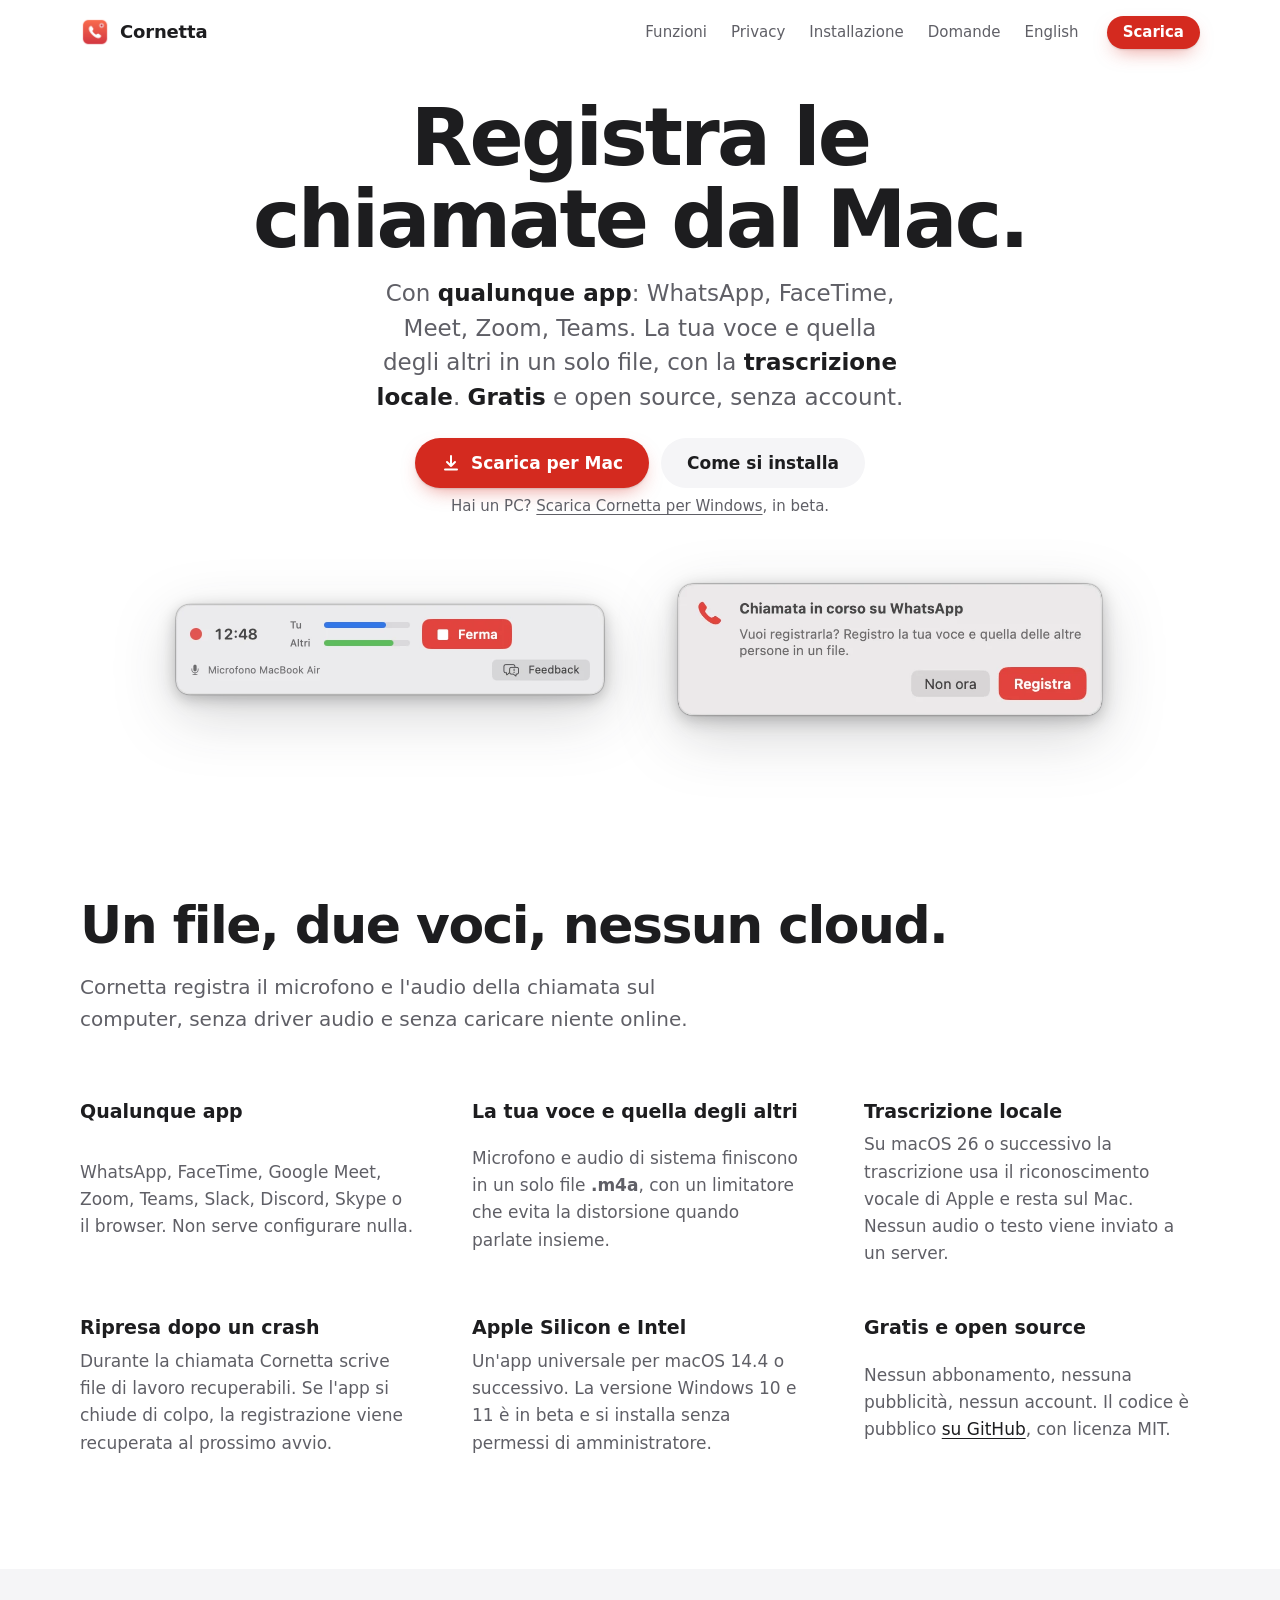
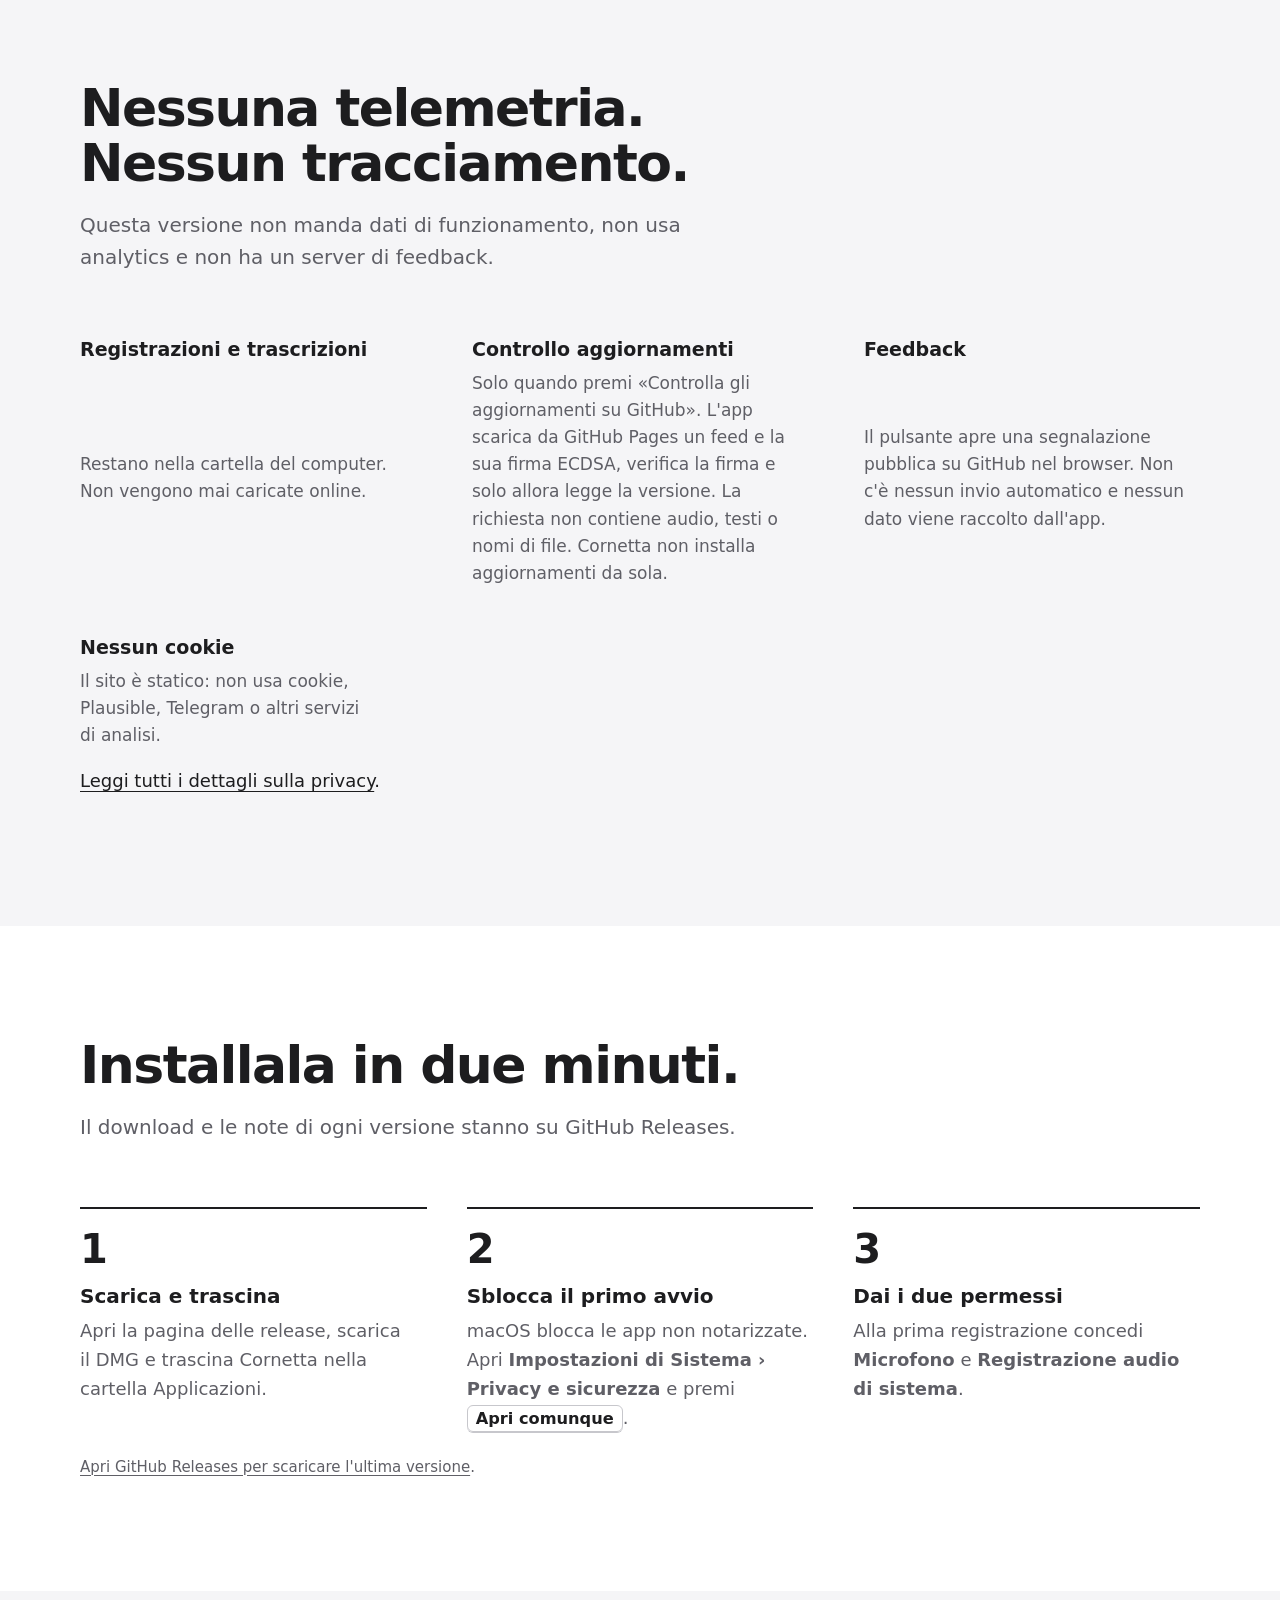
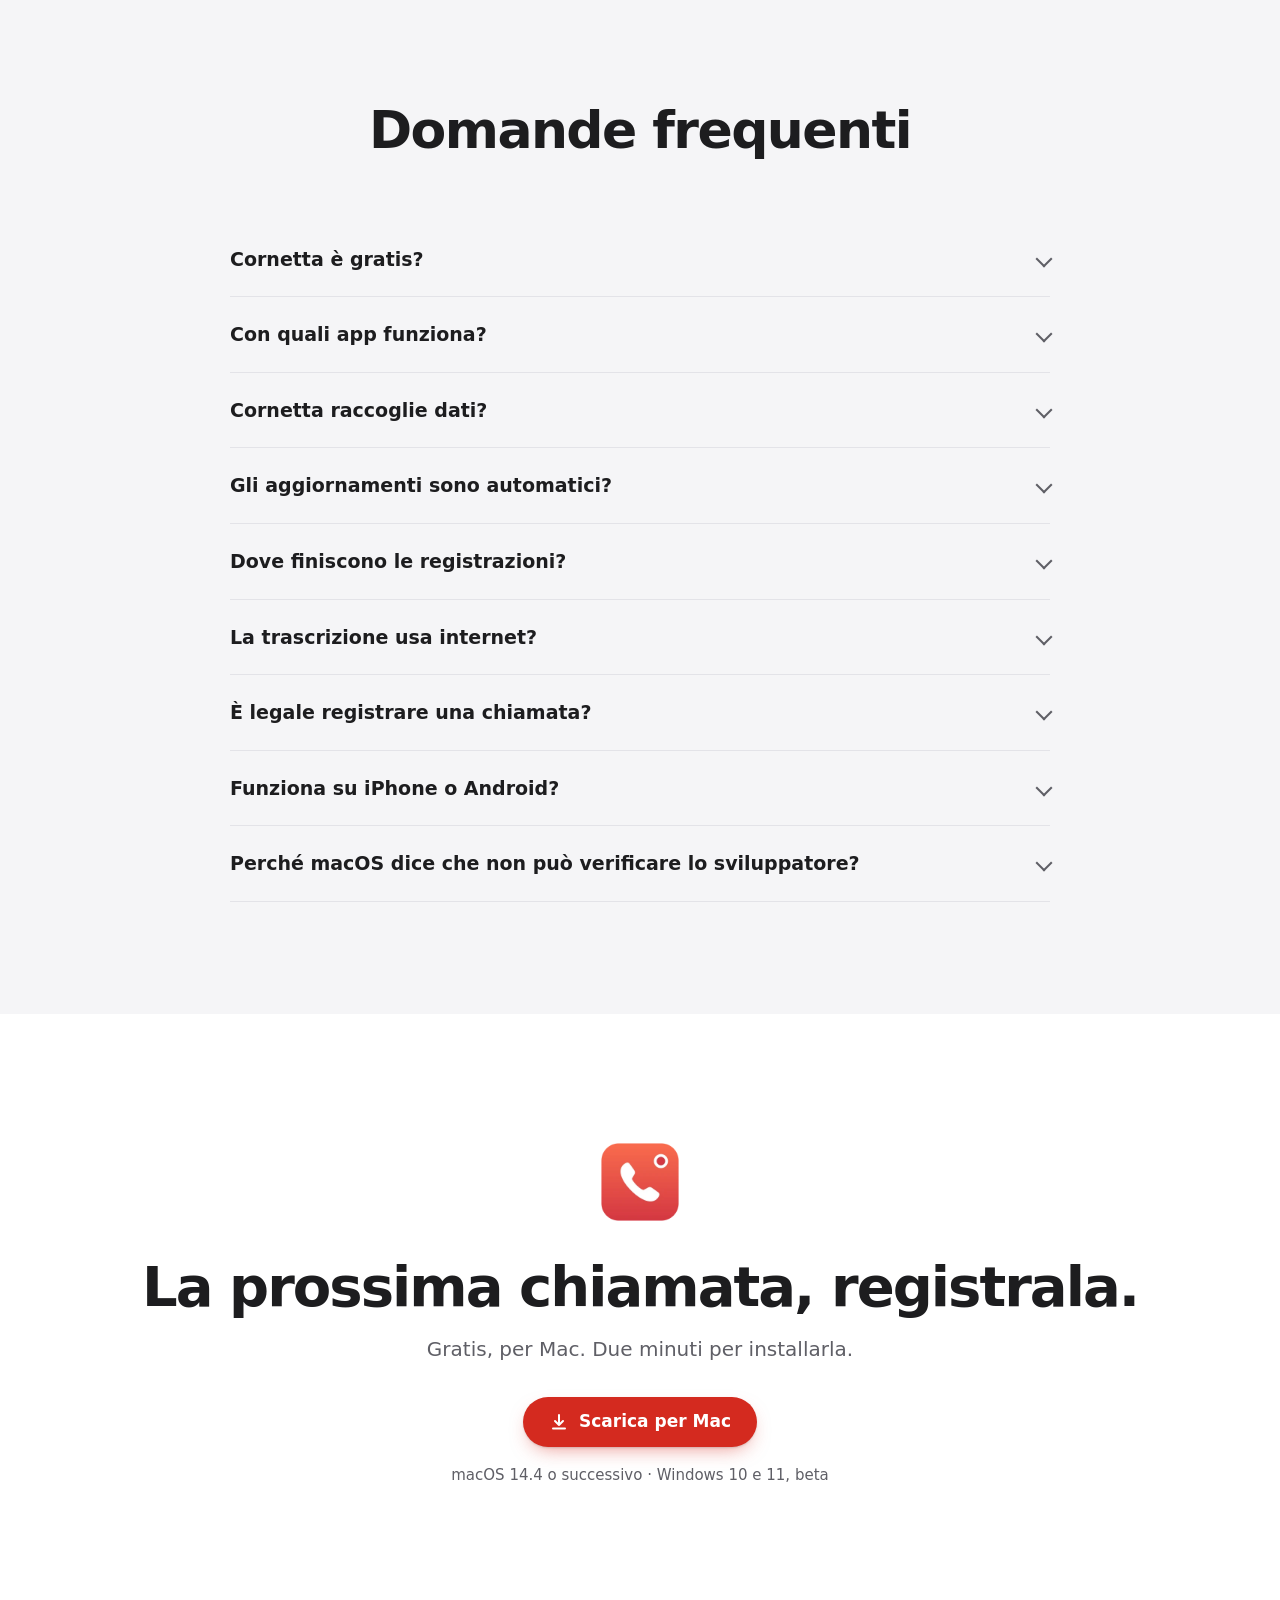
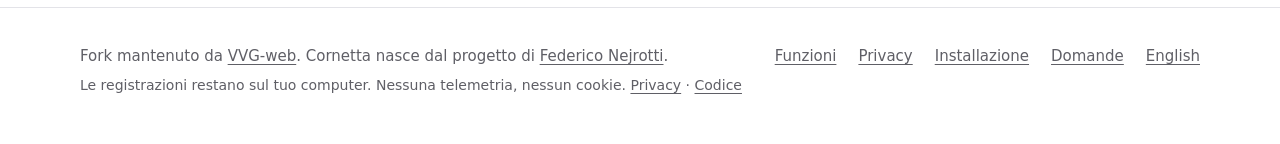
<file: site/index.html>
<!doctype html>
<html lang="it">
<head>
<meta charset="utf-8">
<meta name="viewport" content="width=device-width, initial-scale=1">
<title>Cornetta: registra le chiamate dal Mac e da Windows, gratis</title>
<meta name="description" content="Cornetta registra le chiamate dal Mac con qualunque app. La tua voce e quella degli altri nello stesso file, con la trascrizione locale. Gratis, open source, senza account. Anche per Windows, in beta.">
<meta name="robots" content="index, follow, max-image-preview:large">
<meta name="author" content="VVG-web">
<meta name="theme-color" content="#ffffff">
<meta http-equiv="Content-Security-Policy" content="default-src 'none'; script-src 'self'; style-src 'self'; img-src 'self'; manifest-src 'self'; connect-src 'none'; base-uri 'none'; form-action 'none'">
<link rel="icon" href="favicon.ico" sizes="any">
<link rel="icon" href="img/cornetta-icon.webp" type="image/webp">
<link rel="apple-touch-icon" href="apple-touch-icon.png">
<link rel="manifest" href="site.webmanifest">
<link rel="preload" href="assets/site.css" as="style">
<link rel="stylesheet" href="assets/site.css">
</head>
<body>
<a class="skip" href="#main">Vai al contenuto</a>

<header class="nav">
  <div class="wrap">
    <a class="logo" href="./" aria-label="Cornetta, pagina iniziale"><img src="img/cornetta-icon.webp" alt="" width="30" height="30">Cornetta</a>
    <ul>
      <li><a href="#funzioni">Funzioni</a></li>
      <li><a href="#privacy">Privacy</a></li>
      <li><a href="#installazione">Installazione</a></li>
      <li><a href="#domande">Domande</a></li>
      <li><a href="en/" hreflang="en" lang="en">English</a></li>
    </ul>
    <a class="btn btn-primary" href="https://github.com/VVG-web/cornetta-en/releases/latest" data-download-primary><span>Scarica</span></a>
  </div>
</header>

<main id="main">
  <section class="hero" aria-labelledby="titolo">
    <div class="wrap">
      <h1 id="titolo">Registra le chiamate dal <span data-os="mac">Mac.</span><span data-os="windows" hidden>PC.</span></h1>
      <p class="lede" data-os="mac">Con <strong>qualunque app</strong>: WhatsApp, FaceTime, Meet, Zoom, Teams. La tua voce e quella degli altri in un solo file, con la <strong>trascrizione locale</strong>. <strong>Gratis</strong> e open source, senza account.</p>
      <p class="lede" data-os="windows" hidden>Con <strong>qualunque app</strong>: WhatsApp, Meet, Zoom, Teams. La tua voce e quella degli altri in un solo file. <strong>Gratis</strong> e open source, senza account.</p>
      <div class="cta">
        <a class="btn btn-primary" href="https://github.com/VVG-web/cornetta-en/releases/latest" data-download-primary>
          <svg viewBox="0 0 20 20" aria-hidden="true"><path d="M10 3v10m0 0-4-4m4 4 4-4M4 16.5h12" fill="none" stroke="currentColor" stroke-width="2" stroke-linecap="round" stroke-linejoin="round"/></svg>
          <span>Scarica per Mac</span>
        </a>
        <a class="btn btn-secondary" href="#installazione">Come si installa</a>
      </div>
      <p class="meta meta-alt" data-os="mac" data-windows>Hai un PC? <a href="https://github.com/VVG-web/cornetta-en/releases/latest" data-download-windows>Scarica Cornetta per Windows</a>, in beta.</p>
      <p class="meta meta-alt" data-os="windows" hidden>Hai un Mac? <a href="https://github.com/VVG-web/cornetta-en/releases/latest">Scarica Cornetta per Mac</a>.</p>
      <div class="shots">
        <img class="shot shot-overlay" src="img/overlay.webp" alt="Pannello di registrazione di Cornetta con tempo, livelli delle voci e pulsante Ferma." width="476" height="137">
        <img class="shot shot-call" src="img/call.webp" alt="Avviso di Cornetta: chiamata in corso, con i pulsanti Non ora e Registra." width="436" height="168">
      </div>
    </div>
  </section>

  <section class="section" id="funzioni" aria-labelledby="funzioni-titolo">
    <div class="wrap">
      <div class="section-head">
        <h2 id="funzioni-titolo">Un file, due voci, nessun cloud.</h2>
        <p class="intro">Cornetta registra il microfono e l'audio della chiamata sul computer, senza driver audio e senza caricare niente online.</p>
      </div>
      <ul class="details">
        <li><h3>Qualunque app</h3><p>WhatsApp, FaceTime, Google Meet, Zoom, Teams, Slack, Discord, Skype o il browser. Non serve configurare nulla.</p></li>
        <li><h3>La tua voce e quella degli altri</h3><p>Microfono e audio di sistema finiscono in un solo file <strong>.m4a</strong>, con un limitatore che evita la distorsione quando parlate insieme.</p></li>
        <li><h3>Trascrizione locale</h3><p>Su macOS 26 o successivo la trascrizione usa il riconoscimento vocale di Apple e resta sul Mac. Nessun audio o testo viene inviato a un server.</p></li>
        <li><h3>Ripresa dopo un crash</h3><p>Durante la chiamata Cornetta scrive file di lavoro recuperabili. Se l'app si chiude di colpo, la registrazione viene recuperata al prossimo avvio.</p></li>
        <li><h3>Apple Silicon e Intel</h3><p>Un'app universale per macOS 14.4 o successivo. La versione Windows 10 e 11 è in beta e si installa senza permessi di amministratore.</p></li>
        <li><h3>Gratis e open source</h3><p>Nessun abbonamento, nessuna pubblicità, nessun account. Il codice è pubblico <a href="https://github.com/VVG-web/cornetta-en">su GitHub</a>, con licenza MIT.</p></li>
      </ul>
    </div>
  </section>

  <section class="section section-soft" id="privacy" aria-labelledby="privacy-titolo">
    <div class="wrap">
      <div class="section-head">
        <h2 id="privacy-titolo">Nessuna telemetria. Nessun tracciamento.</h2>
        <p class="intro">Questa versione non manda dati di funzionamento, non usa analytics e non ha un server di feedback.</p>
      </div>
      <ul class="details">
        <li><h3>Registrazioni e trascrizioni</h3><p>Restano nella cartella del computer. Non vengono mai caricate online.</p></li>
        <li><h3>Controllo aggiornamenti</h3><p>Solo quando premi «Controlla gli aggiornamenti su GitHub». L'app scarica da GitHub Pages un feed e la sua firma ECDSA, verifica la firma e solo allora legge la versione. La richiesta non contiene audio, testi o nomi di file. Cornetta non installa aggiornamenti da sola.</p></li>
        <li><h3>Feedback</h3><p>Il pulsante apre una segnalazione pubblica su GitHub nel browser. Non c'è nessun invio automatico e nessun dato viene raccolto dall'app.</p></li>
        <li><h3>Nessun cookie</h3><p>Il sito è statico: non usa cookie, Plausible, Telegram o altri servizi di analisi.</p></li>
      </ul>
      <p><a href="privacy/">Leggi tutti i dettagli sulla privacy</a>.</p>
    </div>
  </section>

  <section class="section" id="installazione" aria-labelledby="installazione-titolo">
    <div class="wrap">
      <div class="section-head">
        <h2 id="installazione-titolo">Installala in <span data-os="mac">due minuti</span><span data-os="windows" hidden>tre passi</span>.</h2>
        <p class="intro">Il download e le note di ogni versione stanno su GitHub Releases.</p>
      </div>
      <ol class="steps" data-os="mac">
        <li><h3>Scarica e trascina</h3><p>Apri la pagina delle release, scarica il DMG e trascina Cornetta nella cartella Applicazioni.</p></li>
        <li><h3>Sblocca il primo avvio</h3><p>macOS blocca le app non notarizzate. Apri <strong>Impostazioni di Sistema › Privacy e sicurezza</strong> e premi <span class="key">Apri comunque</span>.</p></li>
        <li><h3>Dai i due permessi</h3><p>Alla prima registrazione concedi <strong>Microfono</strong> e <strong>Registrazione audio di sistema</strong>.</p></li>
      </ol>
      <ol class="steps" data-os="windows" hidden>
        <li><h3>Scarica e apri</h3><p>Scarica <strong>CornettaSetup.exe</strong> dalla pagina delle release. Non servono permessi di amministratore.</p></li>
        <li><h3>Sblocca il primo avvio</h3><p>Se Windows mostra «Windows ha protetto il PC», premi <span class="key">Ulteriori informazioni</span> e poi <span class="key">Esegui comunque</span>.</p></li>
        <li><h3>Cercala vicino all'orologio</h3><p>Cornetta compare nell'area di notifica. Se non la vedi, apri la freccia <span class="key">^</span>.</p></li>
      </ol>
      <p class="meta"><a href="https://github.com/VVG-web/cornetta-en/releases/latest">Apri GitHub Releases per scaricare l'ultima versione</a>.</p>
    </div>
  </section>

  <section class="section section-soft" id="domande" aria-labelledby="domande-titolo">
    <div class="wrap">
      <div class="section-head center"><h2 id="domande-titolo">Domande frequenti</h2></div>
      <div class="faq">
        <details><summary>Cornetta è gratis?</summary><div class="answer"><p>Sì. Gratuita, senza account, senza abbonamenti e senza pubblicità.</p></div></details>
        <details><summary>Con quali app funziona?</summary><div class="answer"><p>Con qualunque app che usa il microfono e l'audio del computer: WhatsApp, FaceTime, Google Meet, Zoom, Microsoft Teams, Slack, Discord, Skype e le chiamate dal browser.</p></div></details>
        <details><summary>Cornetta raccoglie dati?</summary><div class="answer"><p>No. Questa versione non ha telemetria, analytics, cookie o un server di feedback. L'unica connessione possibile è quella che avvii tu: il controllo manuale delle release su GitHub o l'apertura di una segnalazione su GitHub.</p><p>Audio e trascrizioni non lasciano mai il computer.</p></div></details>
        <details><summary>Gli aggiornamenti sono automatici?</summary><div class="answer"><p>No. Dal menu scegli <strong>Controlla gli aggiornamenti su GitHub…</strong>: Cornetta scarica un feed firmato da GitHub Pages, verifica la firma ECDSA P-256 con la chiave pubblica inclusa nell'app, confronta la versione e, se ce n'è una nuova, apre la pagina GitHub per scaricarla. Non scarica e non installa nulla da sola.</p></div></details>
        <details><summary>Dove finiscono le registrazioni?</summary><div class="answer"><p>Nella cartella <strong>Musica › Cornetta</strong>, in formato .m4a (AAC, 48 kHz, stereo), con data e ora nel nome. Restano sul tuo computer.</p></div></details>
        <details><summary>La trascrizione usa internet?</summary><div class="answer"><p>No. Su macOS 26 o successivo usa il riconoscimento vocale di Apple sul Mac. Il sistema può scaricare una volta il modello della lingua, ma il contenuto della chiamata non viene inviato a Cornetta.</p></div></details>
        <details><summary>È legale registrare una chiamata?</summary><div class="answer"><p>In Italia registrare una conversazione a cui partecipi è lecito per uso personale. Diffondere la registrazione senza il consenso delle altre persone non lo è. In altri paesi le regole cambiano: informati prima di registrare.</p></div></details>
        <details><summary>Funziona su iPhone o Android?</summary><div class="answer"><p>No. iOS non dà a nessuna app l'audio delle chiamate, e Android lo blocca per le app normali dalla versione 10. Cornetta funziona sul computer.</p></div></details>
        <details><summary>Perché macOS dice che non può verificare lo sviluppatore?</summary><div class="answer"><p>Il fork non ha una firma Apple notarizzata. Al primo avvio apri <strong>Impostazioni di Sistema › Privacy e sicurezza</strong> e premi <span class="key">Apri comunque</span>. Serve una volta sola.</p></div></details>
      </div>
    </div>
  </section>

  <section class="closing" aria-labelledby="chiusura-titolo">
    <div class="wrap">
      <img src="img/cornetta-icon.webp" alt="" width="96" height="96" loading="lazy">
      <h2 id="chiusura-titolo">La prossima chiamata, registrala.</h2>
      <p data-os="mac">Gratis, per Mac. Due minuti per installarla.</p>
      <p data-os="windows" hidden>Gratis, per Windows, in beta. Si installa senza permessi di amministratore.</p>
      <a class="btn btn-primary" href="https://github.com/VVG-web/cornetta-en/releases/latest" data-download-primary>
        <svg viewBox="0 0 20 20" aria-hidden="true"><path d="M10 3v10m0 0-4-4m4 4 4-4M4 16.5h12" fill="none" stroke="currentColor" stroke-width="2" stroke-linecap="round" stroke-linejoin="round"/></svg>
        <span>Scarica per Mac</span>
      </a>
      <p class="meta">macOS 14.4 o successivo · Windows 10 e 11, beta</p>
    </div>
  </section>
</main>

<footer>
  <div class="wrap">
    <div>Fork mantenuto da <a href="https://github.com/VVG-web/cornetta-en">VVG-web</a>. Cornetta nasce dal progetto di <a href="https://github.com/stellakamikaze/cornetta">Federico Nejrotti</a>.<small>Le registrazioni restano sul tuo computer. Nessuna telemetria, nessun cookie. <a href="privacy/">Privacy</a> · <a href="https://github.com/VVG-web/cornetta-en">Codice</a></small></div>
    <ul>
      <li><a href="#funzioni">Funzioni</a></li>
      <li><a href="#privacy">Privacy</a></li>
      <li><a href="#installazione">Installazione</a></li>
      <li><a href="#domande">Domande</a></li>
      <li><a href="en/" hreflang="en" lang="en">English</a></li>
    </ul>
  </div>
</footer>
<script src="assets/site.js" defer></script>
</body>
</html>
</file>
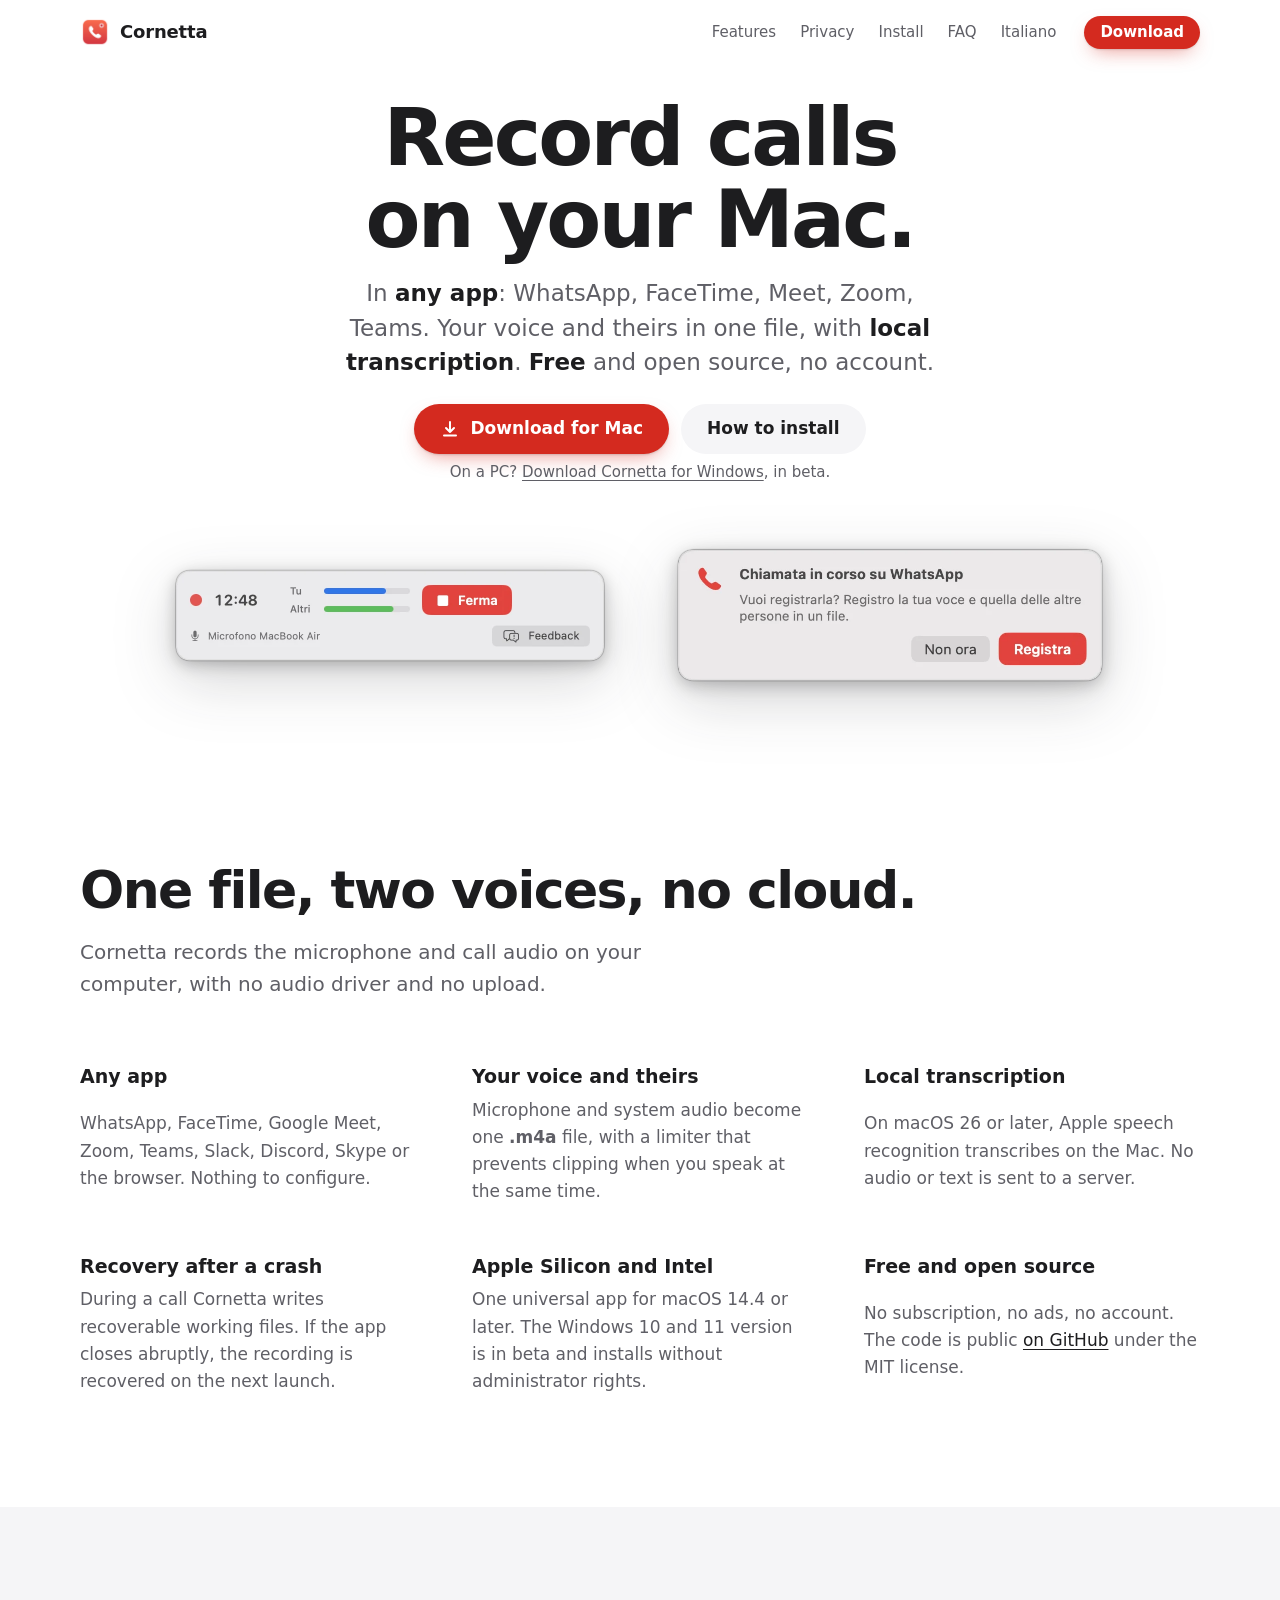
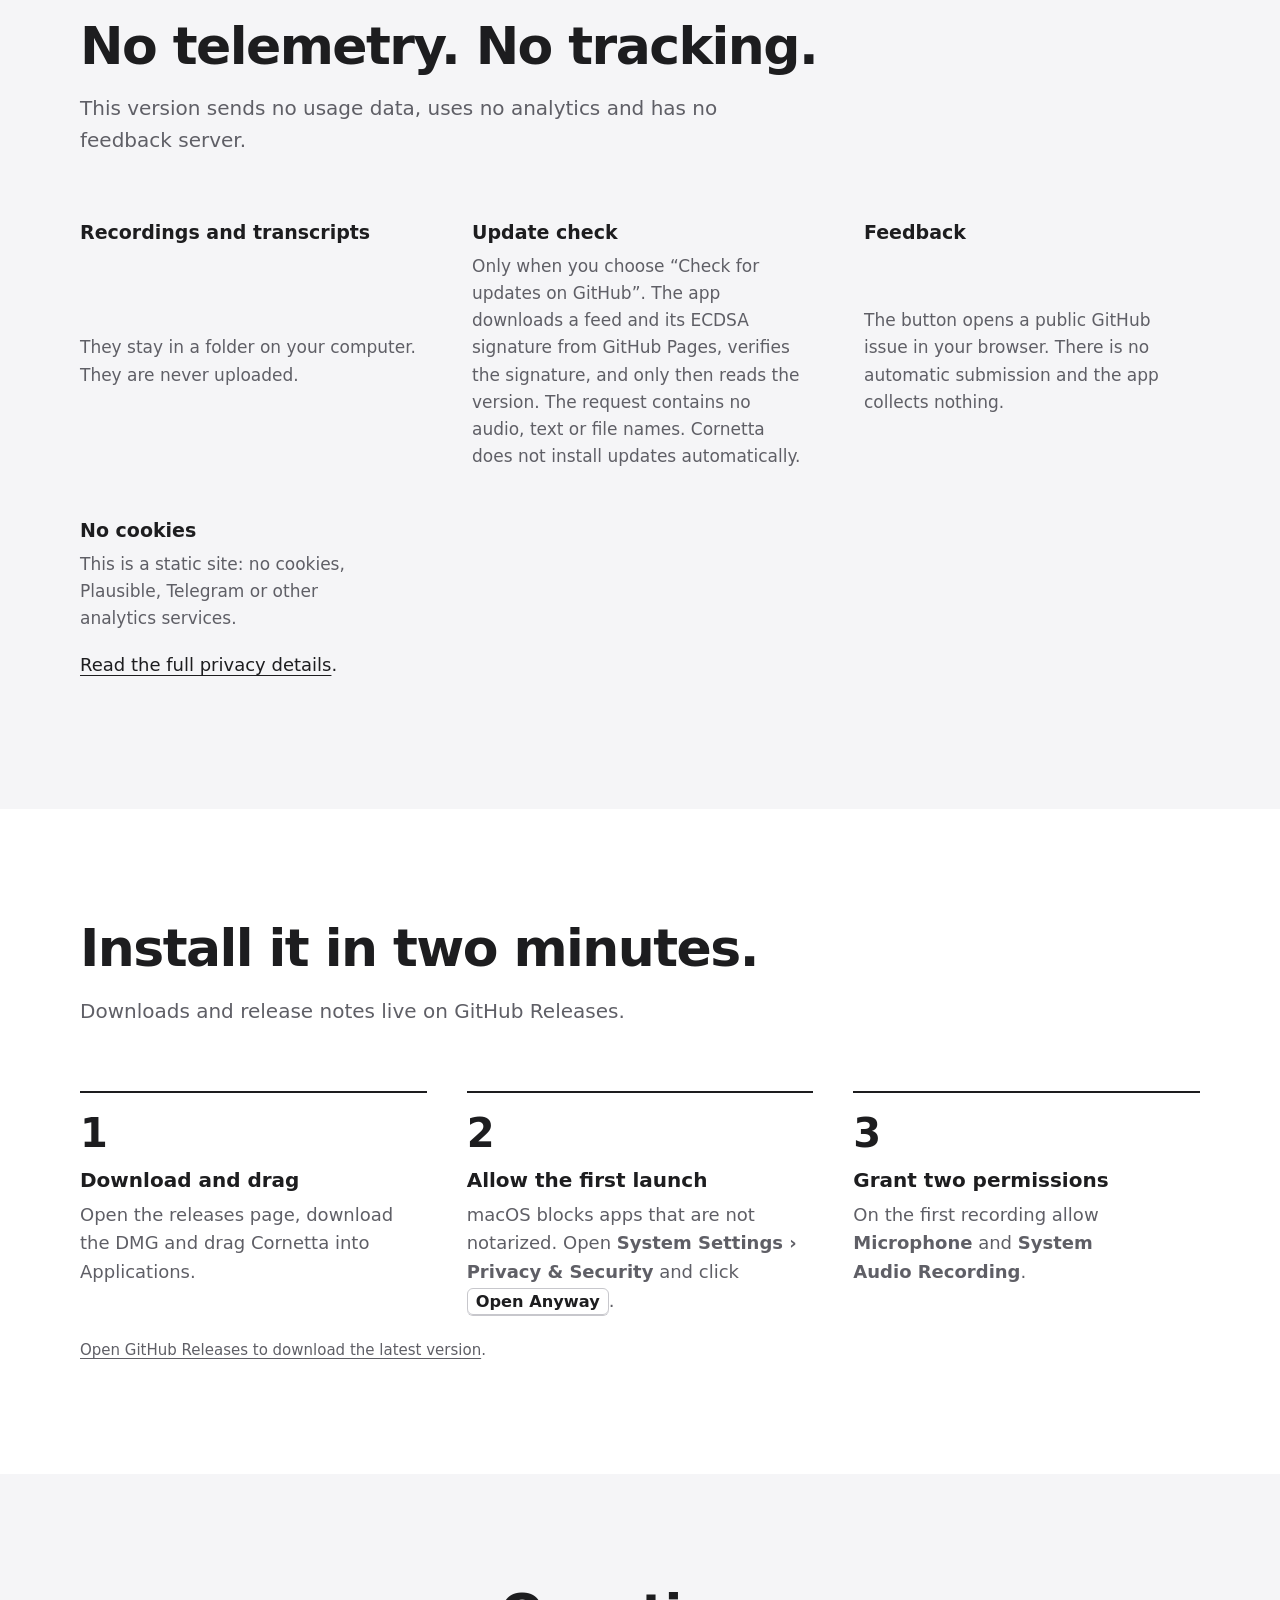
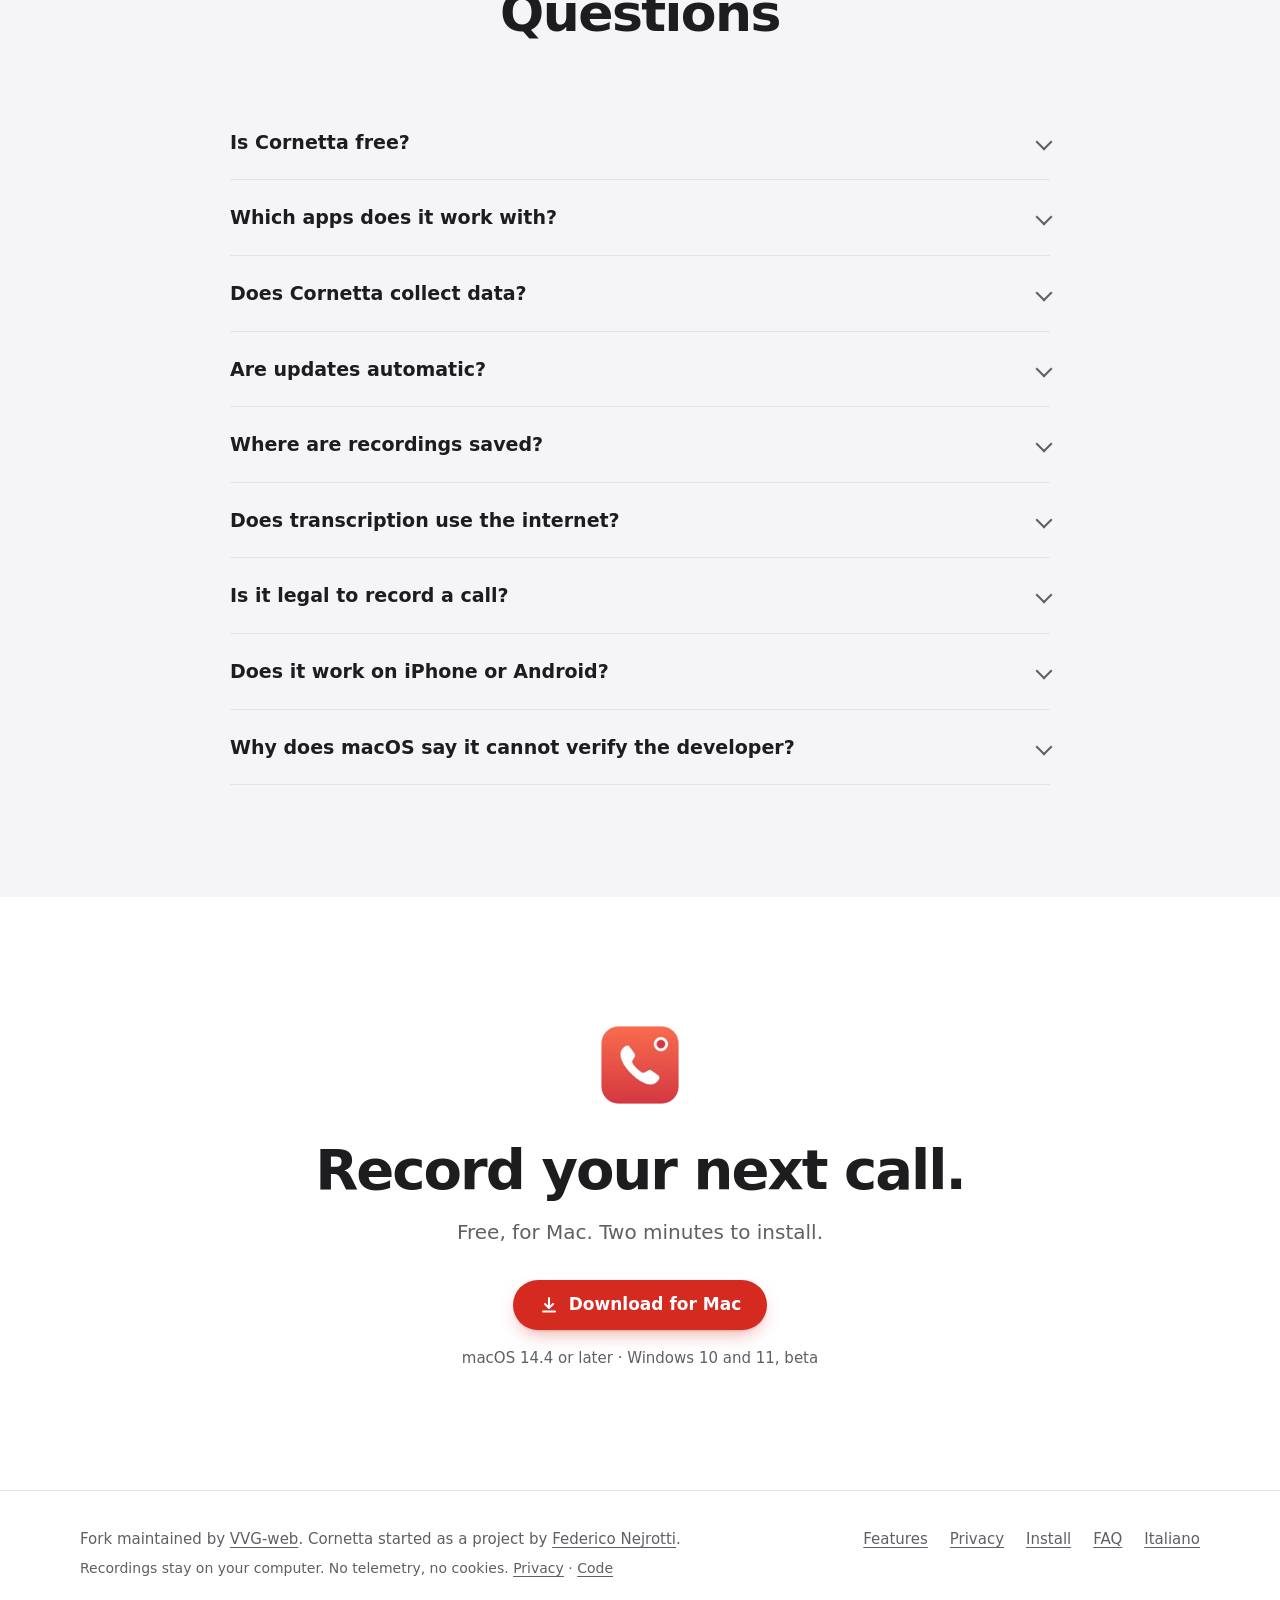
<file: site/en/index.html>
<!doctype html>
<html lang="en">
<head>
<meta charset="utf-8">
<meta name="viewport" content="width=device-width, initial-scale=1">
<title>Cornetta: free, open-source call recorder for Mac and Windows</title>
<meta name="description" content="Cornetta records calls on your Mac in any app. Your voice and theirs in one file, with local transcription. Free, open source, no account. Windows version in beta.">
<meta name="robots" content="index, follow, max-image-preview:large">
<meta name="author" content="VVG-web">
<meta name="theme-color" content="#ffffff">
<meta http-equiv="Content-Security-Policy" content="default-src 'none'; script-src 'self'; style-src 'self'; img-src 'self'; manifest-src 'self'; connect-src 'none'; base-uri 'none'; form-action 'none'">
<link rel="icon" href="../favicon.ico" sizes="any">
<link rel="icon" href="../img/cornetta-icon.webp" type="image/webp">
<link rel="apple-touch-icon" href="../apple-touch-icon.png">
<link rel="manifest" href="../site.webmanifest">
<link rel="preload" href="../assets/site.css" as="style">
<link rel="stylesheet" href="../assets/site.css">
</head>
<body>
<a class="skip" href="#main">Skip to content</a>

<header class="nav">
  <div class="wrap">
    <a class="logo" href="./" aria-label="Cornetta, home"><img src="../img/cornetta-icon.webp" alt="" width="30" height="30">Cornetta</a>
    <ul>
      <li><a href="#features">Features</a></li>
      <li><a href="#privacy">Privacy</a></li>
      <li><a href="#install">Install</a></li>
      <li><a href="#faq">FAQ</a></li>
      <li><a href="../" hreflang="it" lang="it">Italiano</a></li>
    </ul>
    <a class="btn btn-primary" href="https://github.com/VVG-web/cornetta-en/releases/latest" data-download-primary><span>Download</span></a>
  </div>
</header>

<main id="main">
  <section class="hero" aria-labelledby="titolo">
    <div class="wrap">
      <h1 id="titolo">Record calls on your <span data-os="mac">Mac.</span><span data-os="windows" hidden>PC.</span></h1>
      <p class="lede" data-os="mac">In <strong>any app</strong>: WhatsApp, FaceTime, Meet, Zoom, Teams. Your voice and theirs in one file, with <strong>local transcription</strong>. <strong>Free</strong> and open source, no account.</p>
      <p class="lede" data-os="windows" hidden>In <strong>any app</strong>: WhatsApp, Meet, Zoom, Teams. Your voice and theirs in one file. <strong>Free</strong> and open source, no account.</p>
      <div class="cta">
        <a class="btn btn-primary" href="https://github.com/VVG-web/cornetta-en/releases/latest" data-download-primary>
          <svg viewBox="0 0 20 20" aria-hidden="true"><path d="M10 3v10m0 0-4-4m4 4 4-4M4 16.5h12" fill="none" stroke="currentColor" stroke-width="2" stroke-linecap="round" stroke-linejoin="round"/></svg>
          <span>Download for Mac</span>
        </a>
        <a class="btn btn-secondary" href="#install">How to install</a>
      </div>
      <p class="meta meta-alt" data-os="mac" data-windows>On a PC? <a href="https://github.com/VVG-web/cornetta-en/releases/latest" data-download-windows>Download Cornetta for Windows</a>, in beta.</p>
      <p class="meta meta-alt" data-os="windows" hidden>On a Mac? <a href="https://github.com/VVG-web/cornetta-en/releases/latest">Download Cornetta for Mac</a>.</p>
      <div class="shots">
        <img class="shot shot-overlay" src="../img/overlay.webp" alt="Cornetta recording panel with time, voice levels and Stop button." width="476" height="137">
        <img class="shot shot-call" src="../img/call.webp" alt="Cornetta notice: call in progress, with Not now and Record buttons." width="436" height="168">
      </div>
    </div>
  </section>

  <section class="section" id="features" aria-labelledby="features-title">
    <div class="wrap">
      <div class="section-head">
        <h2 id="features-title">One file, two voices, no cloud.</h2>
        <p class="intro">Cornetta records the microphone and call audio on your computer, with no audio driver and no upload.</p>
      </div>
      <ul class="details">
        <li><h3>Any app</h3><p>WhatsApp, FaceTime, Google Meet, Zoom, Teams, Slack, Discord, Skype or the browser. Nothing to configure.</p></li>
        <li><h3>Your voice and theirs</h3><p>Microphone and system audio become one <strong>.m4a</strong> file, with a limiter that prevents clipping when you speak at the same time.</p></li>
        <li><h3>Local transcription</h3><p>On macOS 26 or later, Apple speech recognition transcribes on the Mac. No audio or text is sent to a server.</p></li>
        <li><h3>Recovery after a crash</h3><p>During a call Cornetta writes recoverable working files. If the app closes abruptly, the recording is recovered on the next launch.</p></li>
        <li><h3>Apple Silicon and Intel</h3><p>One universal app for macOS 14.4 or later. The Windows 10 and 11 version is in beta and installs without administrator rights.</p></li>
        <li><h3>Free and open source</h3><p>No subscription, no ads, no account. The code is public <a href="https://github.com/VVG-web/cornetta-en">on GitHub</a> under the MIT license.</p></li>
      </ul>
    </div>
  </section>

  <section class="section section-soft" id="privacy" aria-labelledby="privacy-title">
    <div class="wrap">
      <div class="section-head">
        <h2 id="privacy-title">No telemetry. No tracking.</h2>
        <p class="intro">This version sends no usage data, uses no analytics and has no feedback server.</p>
      </div>
      <ul class="details">
        <li><h3>Recordings and transcripts</h3><p>They stay in a folder on your computer. They are never uploaded.</p></li>
        <li><h3>Update check</h3><p>Only when you choose “Check for updates on GitHub”. The app downloads a feed and its ECDSA signature from GitHub Pages, verifies the signature, and only then reads the version. The request contains no audio, text or file names. Cornetta does not install updates automatically.</p></li>
        <li><h3>Feedback</h3><p>The button opens a public GitHub issue in your browser. There is no automatic submission and the app collects nothing.</p></li>
        <li><h3>No cookies</h3><p>This is a static site: no cookies, Plausible, Telegram or other analytics services.</p></li>
      </ul>
      <p><a href="privacy/">Read the full privacy details</a>.</p>
    </div>
  </section>

  <section class="section" id="install" aria-labelledby="install-title">
    <div class="wrap">
      <div class="section-head">
        <h2 id="install-title">Install it in <span data-os="mac">two minutes</span><span data-os="windows" hidden>three steps</span>.</h2>
        <p class="intro">Downloads and release notes live on GitHub Releases.</p>
      </div>
      <ol class="steps" data-os="mac">
        <li><h3>Download and drag</h3><p>Open the releases page, download the DMG and drag Cornetta into Applications.</p></li>
        <li><h3>Allow the first launch</h3><p>macOS blocks apps that are not notarized. Open <strong>System Settings › Privacy &amp; Security</strong> and click <span class="key">Open Anyway</span>.</p></li>
        <li><h3>Grant two permissions</h3><p>On the first recording allow <strong>Microphone</strong> and <strong>System Audio Recording</strong>.</p></li>
      </ol>
      <ol class="steps" data-os="windows" hidden>
        <li><h3>Download and open</h3><p>Download <strong>CornettaSetup.exe</strong> from the releases page. No administrator rights needed.</p></li>
        <li><h3>Allow the first launch</h3><p>If Windows shows “Windows protected your PC”, click <span class="key">More info</span> and then <span class="key">Run anyway</span>.</p></li>
        <li><h3>Find it near the clock</h3><p>Cornetta appears in the notification area. If you do not see it, open the <span class="key">^</span> arrow.</p></li>
      </ol>
      <p class="meta"><a href="https://github.com/VVG-web/cornetta-en/releases/latest">Open GitHub Releases to download the latest version</a>.</p>
    </div>
  </section>

  <section class="section section-soft" id="faq" aria-labelledby="faq-title">
    <div class="wrap">
      <div class="section-head center"><h2 id="faq-title">Questions</h2></div>
      <div class="faq">
        <details><summary>Is Cornetta free?</summary><div class="answer"><p>Yes. Free, with no account, no subscription and no ads.</p></div></details>
        <details><summary>Which apps does it work with?</summary><div class="answer"><p>Any app that uses your computer's microphone and audio: WhatsApp, FaceTime, Google Meet, Zoom, Microsoft Teams, Slack, Discord, Skype and calls in the browser.</p></div></details>
        <details><summary>Does Cornetta collect data?</summary><div class="answer"><p>No. This version has no telemetry, analytics, cookies or feedback server. The only connection is one you start: the manual GitHub release check or opening a GitHub issue.</p><p>Audio and transcripts never leave your computer.</p></div></details>
        <details><summary>Are updates automatic?</summary><div class="answer"><p>No. Choose <strong>Check for updates on GitHub…</strong> from the menu: Cornetta downloads a signed feed from GitHub Pages, verifies its ECDSA P-256 signature with the public key embedded in the app, compares the version and, if there is a new one, opens the GitHub page. It does not download or install anything automatically.</p></div></details>
        <details><summary>Where are recordings saved?</summary><div class="answer"><p>In <strong>Music › Cornetta</strong>, as .m4a files (AAC, 48 kHz, stereo) named with date and time. They stay on your computer.</p></div></details>
        <details><summary>Does transcription use the internet?</summary><div class="answer"><p>No. On macOS 26 or later it uses Apple speech recognition on the Mac. The system may download a language model once, but the call content is never sent to Cornetta.</p></div></details>
        <details><summary>Is it legal to record a call?</summary><div class="answer"><p>It depends on where you live. In Italy and other one-party-consent places you may record a conversation you take part in for personal use; sharing it without consent is not allowed. Other countries and some US states require everyone's consent. Check your local law before recording.</p></div></details>
        <details><summary>Does it work on iPhone or Android?</summary><div class="answer"><p>No. iOS gives no app access to call audio, and Android blocks it for regular apps since Android 10. Cornetta runs on your computer.</p></div></details>
        <details><summary>Why does macOS say it cannot verify the developer?</summary><div class="answer"><p>This fork does not have a notarized Apple signature. On first launch open <strong>System Settings › Privacy &amp; Security</strong> and click <span class="key">Open Anyway</span>. You only do this once.</p></div></details>
      </div>
    </div>
  </section>

  <section class="closing" aria-labelledby="closing-title">
    <div class="wrap">
      <img src="../img/cornetta-icon.webp" alt="" width="96" height="96" loading="lazy">
      <h2 id="closing-title">Record your next call.</h2>
      <p data-os="mac">Free, for Mac. Two minutes to install.</p>
      <p data-os="windows" hidden>Free, for Windows, in beta. It installs without administrator rights.</p>
      <a class="btn btn-primary" href="https://github.com/VVG-web/cornetta-en/releases/latest" data-download-primary>
        <svg viewBox="0 0 20 20" aria-hidden="true"><path d="M10 3v10m0 0-4-4m4 4 4-4M4 16.5h12" fill="none" stroke="currentColor" stroke-width="2" stroke-linecap="round" stroke-linejoin="round"/></svg>
        <span>Download for Mac</span>
      </a>
      <p class="meta">macOS 14.4 or later · Windows 10 and 11, beta</p>
    </div>
  </section>
</main>

<footer>
  <div class="wrap">
    <div>Fork maintained by <a href="https://github.com/VVG-web/cornetta-en">VVG-web</a>. Cornetta started as a project by <a href="https://github.com/stellakamikaze/cornetta">Federico Nejrotti</a>.<small>Recordings stay on your computer. No telemetry, no cookies. <a href="privacy/">Privacy</a> · <a href="https://github.com/VVG-web/cornetta-en">Code</a></small></div>
    <ul>
      <li><a href="#features">Features</a></li>
      <li><a href="#privacy">Privacy</a></li>
      <li><a href="#install">Install</a></li>
      <li><a href="#faq">FAQ</a></li>
      <li><a href="../" hreflang="it" lang="it">Italiano</a></li>
    </ul>
  </div>
</footer>
<script src="../assets/site.js" defer></script>
</body>
</html>
</file>
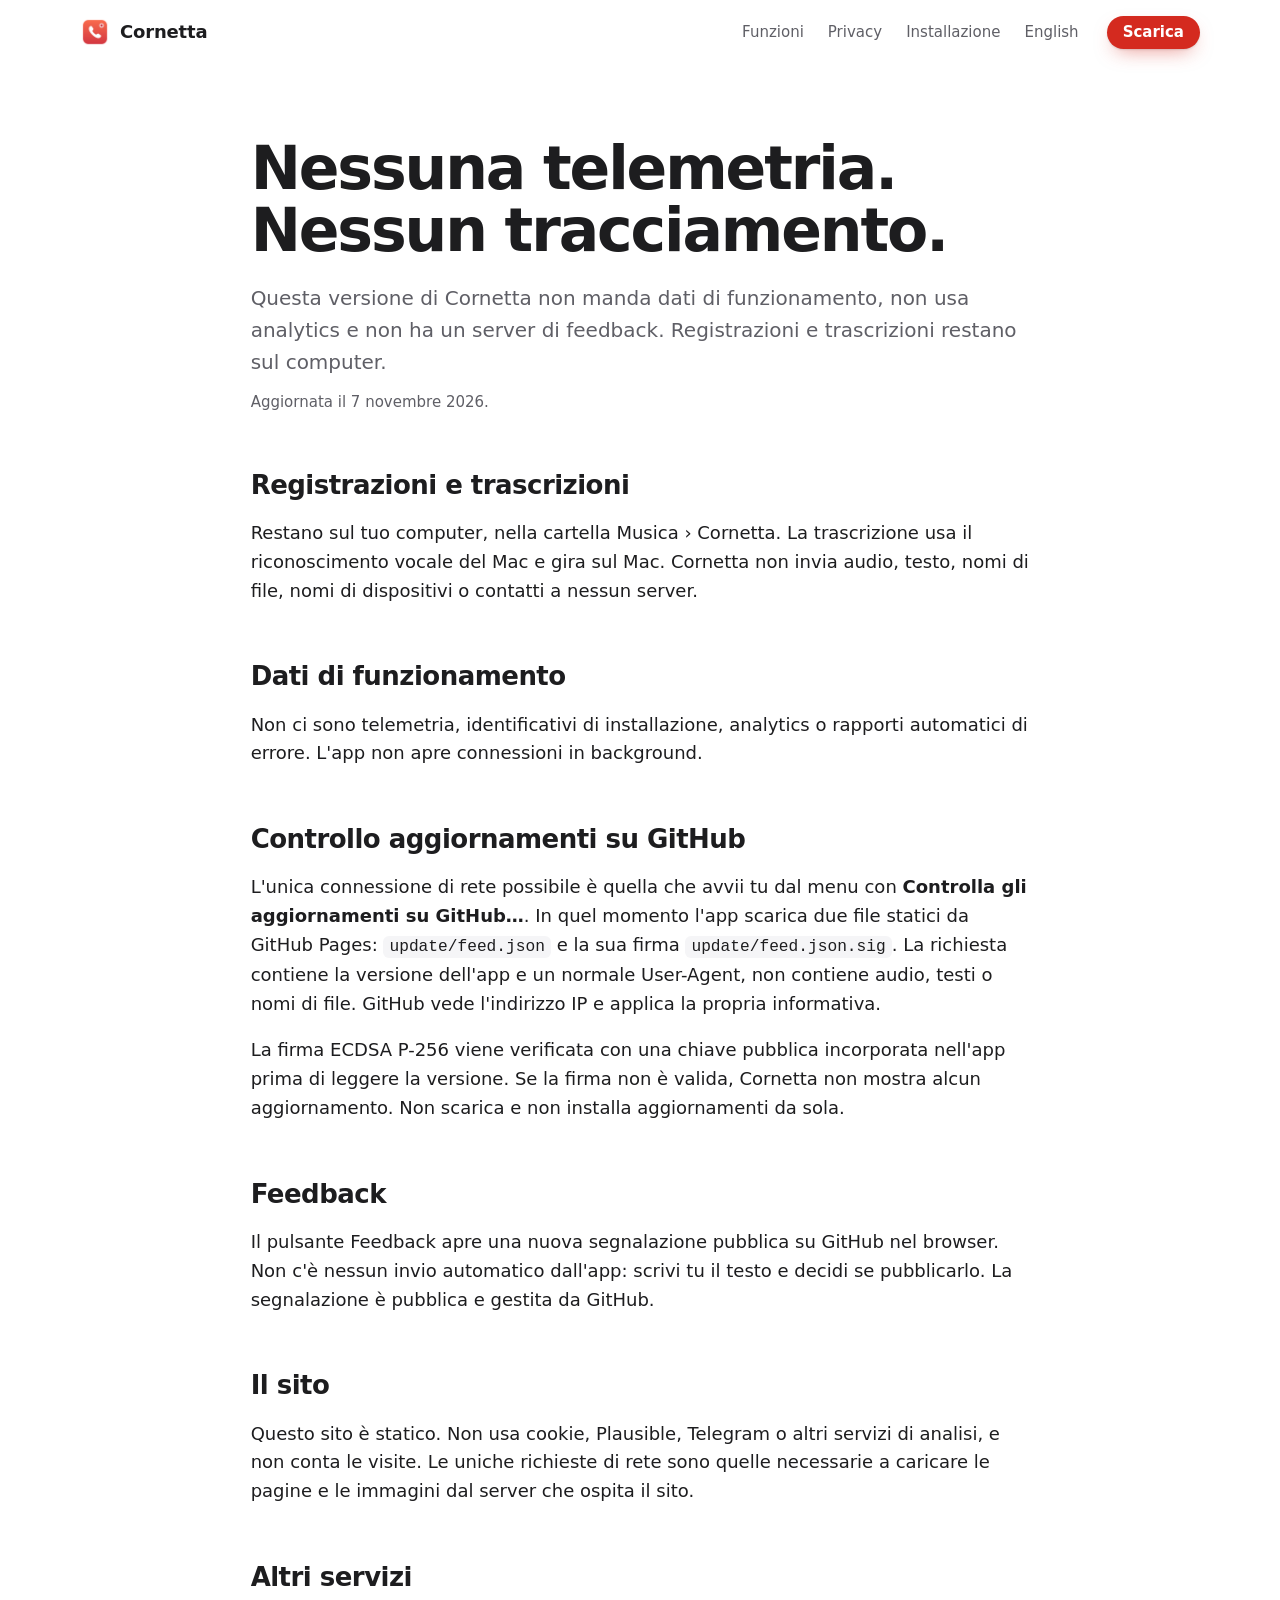
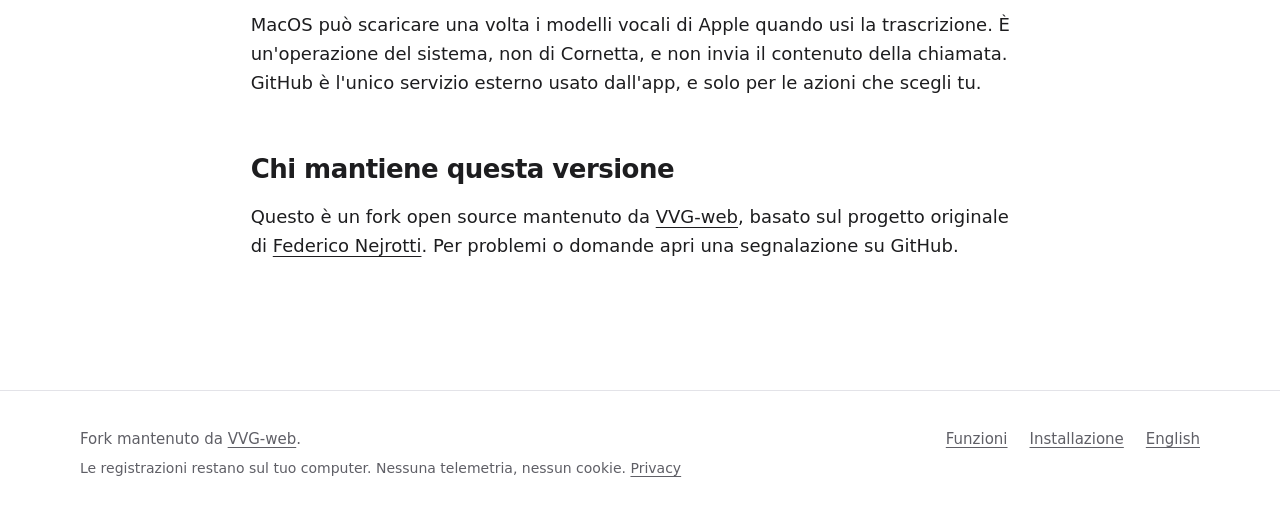
<file: site/privacy/index.html>
<!doctype html>
<html lang="it">
<head>
<meta charset="utf-8">
<meta name="viewport" content="width=device-width, initial-scale=1">
<title>Privacy – Cornetta</title>
<meta name="description" content="Cornetta non usa telemetria, analytics o cookie. Registrazioni e trascrizioni restano sul computer.">
<meta name="robots" content="index, follow">
<meta name="author" content="VVG-web">
<meta name="theme-color" content="#ffffff">
<meta http-equiv="Content-Security-Policy" content="default-src 'none'; script-src 'self'; style-src 'self'; img-src 'self'; manifest-src 'self'; connect-src 'none'; base-uri 'none'; form-action 'none'">
<link rel="icon" href="../favicon.ico" sizes="any">
<link rel="icon" href="../img/cornetta-icon.webp" type="image/webp">
<link rel="apple-touch-icon" href="../apple-touch-icon.png">
<link rel="stylesheet" href="../assets/site.css">
</head>
<body>
<a class="skip" href="#main">Vai al contenuto</a>
<header class="nav">
  <div class="wrap">
    <a class="logo" href="../" aria-label="Cornetta, pagina iniziale"><img src="../img/cornetta-icon.webp" alt="" width="30" height="30">Cornetta</a>
    <ul>
      <li><a href="../#funzioni">Funzioni</a></li>
      <li><a href="../#privacy">Privacy</a></li>
      <li><a href="../#installazione">Installazione</a></li>
      <li><a href="../en/privacy/" hreflang="en" lang="en">English</a></li>
    </ul>
    <a class="btn btn-primary" href="https://github.com/VVG-web/cornetta-en/releases/latest" data-download-primary><span>Scarica</span></a>
  </div>
</header>

<main id="main" class="prose-page">
  <article class="wrap prose">
    <h1>Nessuna telemetria. Nessun tracciamento.</h1>
    <p class="lede-small">Questa versione di Cornetta non manda dati di funzionamento, non usa analytics e non ha un server di feedback. Registrazioni e trascrizioni restano sul computer.</p>
    <p class="updated">Aggiornata il 7 novembre 2026.</p>

    <h2>Registrazioni e trascrizioni</h2>
    <p>Restano sul tuo computer, nella cartella Musica › Cornetta. La trascrizione usa il riconoscimento vocale del Mac e gira sul Mac. Cornetta non invia audio, testo, nomi di file, nomi di dispositivi o contatti a nessun server.</p>

    <h2>Dati di funzionamento</h2>
    <p>Non ci sono telemetria, identificativi di installazione, analytics o rapporti automatici di errore. L'app non apre connessioni in background.</p>

    <h2>Controllo aggiornamenti su GitHub</h2>
    <p>L'unica connessione di rete possibile è quella che avvii tu dal menu con <strong>Controlla gli aggiornamenti su GitHub…</strong>. In quel momento l'app scarica due file statici da GitHub Pages: <code>update/feed.json</code> e la sua firma <code>update/feed.json.sig</code>. La richiesta contiene la versione dell'app e un normale User-Agent, non contiene audio, testi o nomi di file. GitHub vede l'indirizzo IP e applica la propria informativa.</p>
    <p>La firma ECDSA P-256 viene verificata con una chiave pubblica incorporata nell'app prima di leggere la versione. Se la firma non è valida, Cornetta non mostra alcun aggiornamento. Non scarica e non installa aggiornamenti da sola.</p>

    <h2>Feedback</h2>
    <p>Il pulsante Feedback apre una nuova segnalazione pubblica su GitHub nel browser. Non c'è nessun invio automatico dall'app: scrivi tu il testo e decidi se pubblicarlo. La segnalazione è pubblica e gestita da GitHub.</p>

    <h2>Il sito</h2>
    <p>Questo sito è statico. Non usa cookie, Plausible, Telegram o altri servizi di analisi, e non conta le visite. Le uniche richieste di rete sono quelle necessarie a caricare le pagine e le immagini dal server che ospita il sito.</p>

    <h2>Altri servizi</h2>
    <p>MacOS può scaricare una volta i modelli vocali di Apple quando usi la trascrizione. È un'operazione del sistema, non di Cornetta, e non invia il contenuto della chiamata. GitHub è l'unico servizio esterno usato dall'app, e solo per le azioni che scegli tu.</p>

    <h2>Chi mantiene questa versione</h2>
    <p>Questo è un fork open source mantenuto da <a href="https://github.com/VVG-web/cornetta-en">VVG-web</a>, basato sul progetto originale di <a href="https://github.com/stellakamikaze/cornetta">Federico Nejrotti</a>. Per problemi o domande apri una segnalazione su GitHub.</p>
  </article>
</main>

<footer>
  <div class="wrap">
    <div>Fork mantenuto da <a href="https://github.com/VVG-web/cornetta-en">VVG-web</a>.<small>Le registrazioni restano sul tuo computer. Nessuna telemetria, nessun cookie. <a href="./">Privacy</a></small></div>
    <ul>
      <li><a href="../#funzioni">Funzioni</a></li>
      <li><a href="../#installazione">Installazione</a></li>
      <li><a href="../en/privacy/" hreflang="en" lang="en">English</a></li>
    </ul>
  </div>
</footer>
<script src="../assets/site.js" defer></script>
</body>
</html>
</file>
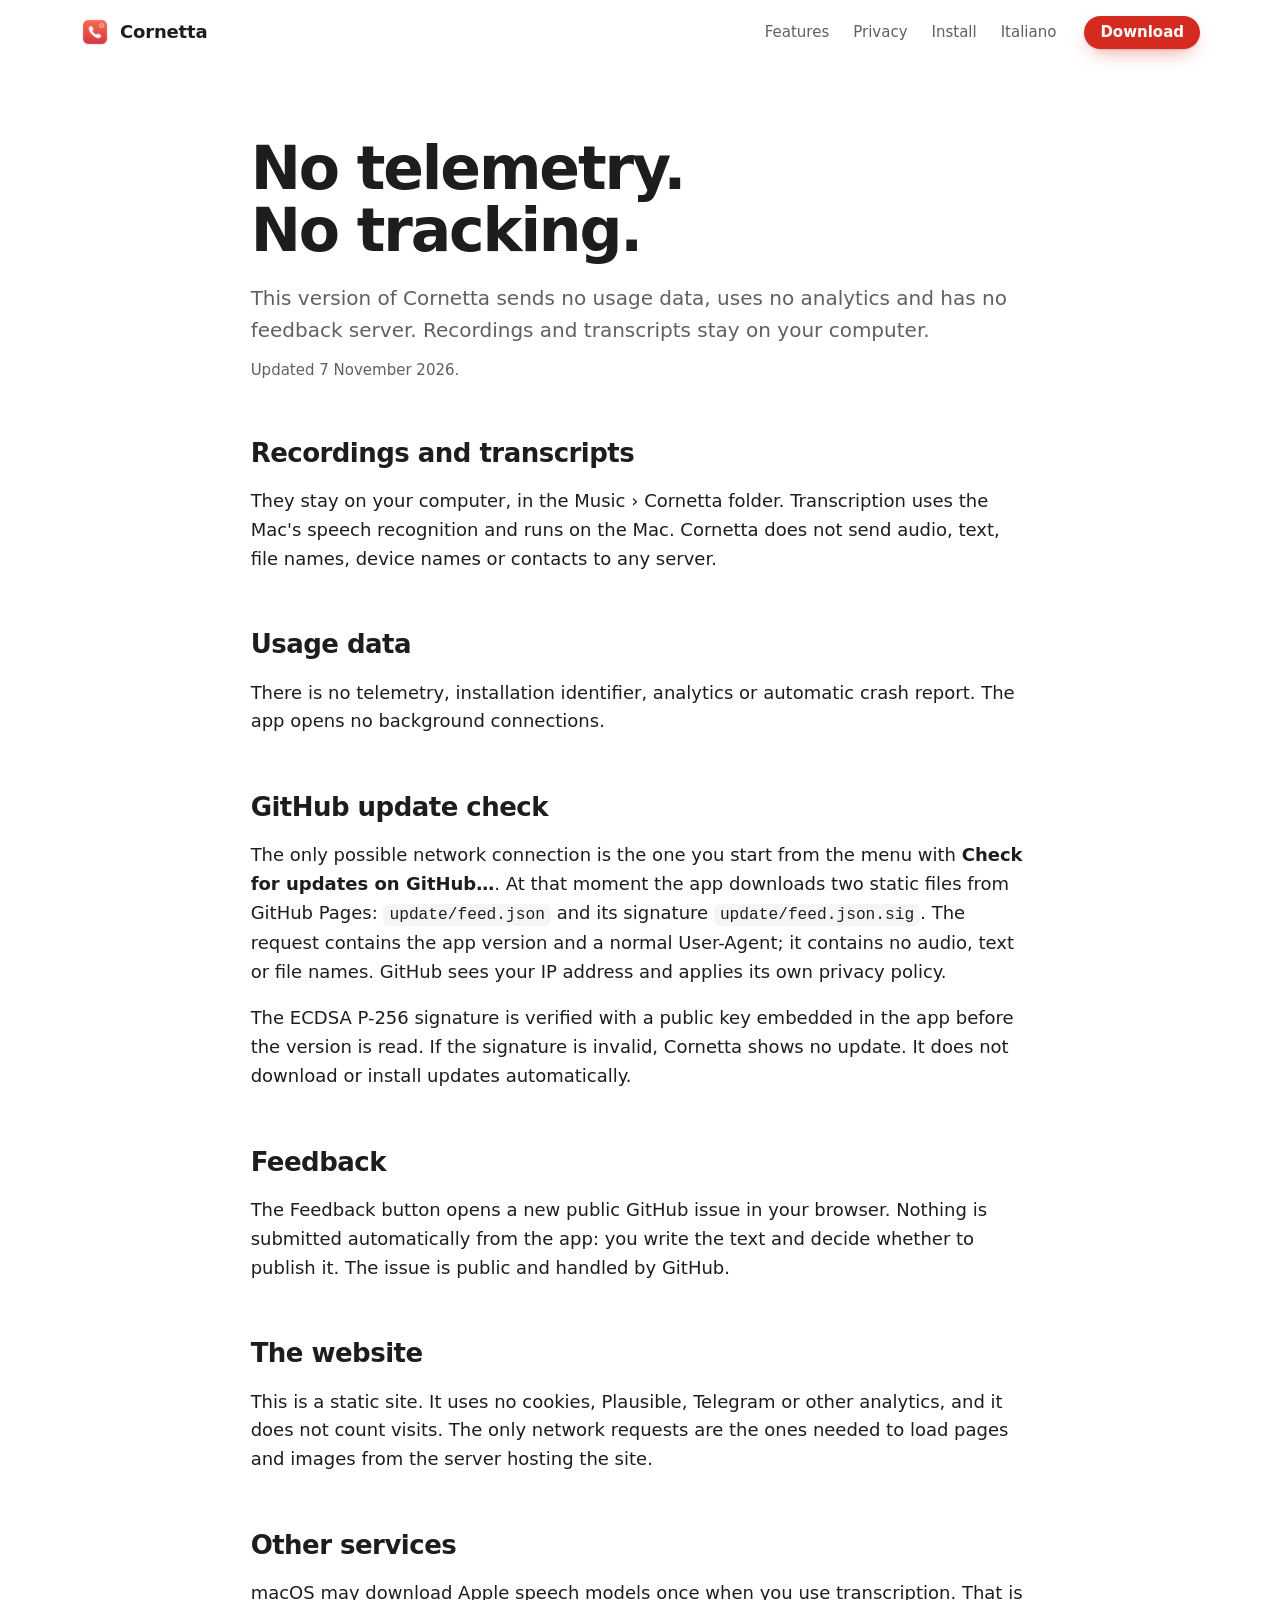
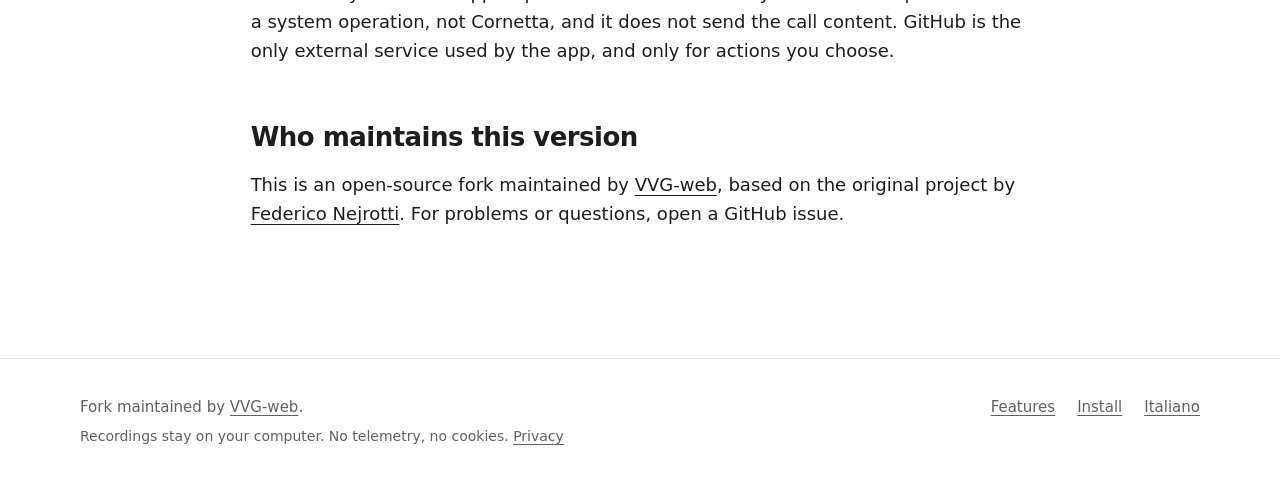
<file: site/en/privacy/index.html>
<!doctype html>
<html lang="en">
<head>
<meta charset="utf-8">
<meta name="viewport" content="width=device-width, initial-scale=1">
<title>Privacy – Cornetta</title>
<meta name="description" content="Cornetta uses no telemetry, analytics or cookies. Recordings and transcripts stay on your computer.">
<meta name="robots" content="index, follow">
<meta name="author" content="VVG-web">
<meta name="theme-color" content="#ffffff">
<meta http-equiv="Content-Security-Policy" content="default-src 'none'; script-src 'self'; style-src 'self'; img-src 'self'; manifest-src 'self'; connect-src 'none'; base-uri 'none'; form-action 'none'">
<link rel="icon" href="../../favicon.ico" sizes="any">
<link rel="icon" href="../../img/cornetta-icon.webp" type="image/webp">
<link rel="apple-touch-icon" href="../../apple-touch-icon.png">
<link rel="stylesheet" href="../../assets/site.css">
</head>
<body>
<a class="skip" href="#main">Skip to content</a>
<header class="nav">
  <div class="wrap">
    <a class="logo" href="../" aria-label="Cornetta, home"><img src="../../img/cornetta-icon.webp" alt="" width="30" height="30">Cornetta</a>
    <ul>
      <li><a href="../#features">Features</a></li>
      <li><a href="../#privacy">Privacy</a></li>
      <li><a href="../#install">Install</a></li>
      <li><a href="../../privacy/" hreflang="it" lang="it">Italiano</a></li>
    </ul>
    <a class="btn btn-primary" href="https://github.com/VVG-web/cornetta-en/releases/latest" data-download-primary><span>Download</span></a>
  </div>
</header>

<main id="main" class="prose-page">
  <article class="wrap prose">
    <h1>No telemetry. No tracking.</h1>
    <p class="lede-small">This version of Cornetta sends no usage data, uses no analytics and has no feedback server. Recordings and transcripts stay on your computer.</p>
    <p class="updated">Updated 7 November 2026.</p>

    <h2>Recordings and transcripts</h2>
    <p>They stay on your computer, in the Music › Cornetta folder. Transcription uses the Mac's speech recognition and runs on the Mac. Cornetta does not send audio, text, file names, device names or contacts to any server.</p>

    <h2>Usage data</h2>
    <p>There is no telemetry, installation identifier, analytics or automatic crash report. The app opens no background connections.</p>

    <h2>GitHub update check</h2>
    <p>The only possible network connection is the one you start from the menu with <strong>Check for updates on GitHub…</strong>. At that moment the app downloads two static files from GitHub Pages: <code>update/feed.json</code> and its signature <code>update/feed.json.sig</code>. The request contains the app version and a normal User-Agent; it contains no audio, text or file names. GitHub sees your IP address and applies its own privacy policy.</p>
    <p>The ECDSA P-256 signature is verified with a public key embedded in the app before the version is read. If the signature is invalid, Cornetta shows no update. It does not download or install updates automatically.</p>

    <h2>Feedback</h2>
    <p>The Feedback button opens a new public GitHub issue in your browser. Nothing is submitted automatically from the app: you write the text and decide whether to publish it. The issue is public and handled by GitHub.</p>

    <h2>The website</h2>
    <p>This is a static site. It uses no cookies, Plausible, Telegram or other analytics, and it does not count visits. The only network requests are the ones needed to load pages and images from the server hosting the site.</p>

    <h2>Other services</h2>
    <p>macOS may download Apple speech models once when you use transcription. That is a system operation, not Cornetta, and it does not send the call content. GitHub is the only external service used by the app, and only for actions you choose.</p>

    <h2>Who maintains this version</h2>
    <p>This is an open-source fork maintained by <a href="https://github.com/VVG-web/cornetta-en">VVG-web</a>, based on the original project by <a href="https://github.com/stellakamikaze/cornetta">Federico Nejrotti</a>. For problems or questions, open a GitHub issue.</p>
  </article>
</main>

<footer>
  <div class="wrap">
    <div>Fork maintained by <a href="https://github.com/VVG-web/cornetta-en">VVG-web</a>.<small>Recordings stay on your computer. No telemetry, no cookies. <a href="./">Privacy</a></small></div>
    <ul>
      <li><a href="../#features">Features</a></li>
      <li><a href="../#install">Install</a></li>
      <li><a href="../../privacy/" hreflang="it" lang="it">Italiano</a></li>
    </ul>
  </div>
</footer>
<script src="../../assets/site.js" defer></script>
</body>
</html>
</file>
<file: site/assets/site.css>
/* Cornetta · sito. Nessuno stile inline: la Content-Security-Policy ammette solo questo file. */
:root {
  --bg: #ffffff;
  --bg-soft: #f5f5f7;
  --bg-deep: #ececf0;
  --ink: #1d1d1f;
  --ink-2: #5f5f66;
  --line: #e3e3e8;
  --accent: #d42a1f;
  --accent-hover: #bb2219;
  --accent-soft: #fdecea;
  --blue: #2f6fe4;
  --green: #2f9e4f;
  --focus: #2f6fe4;
  --on-accent: #ffffff;
  --ink-3: #3a3a3c;
  --selection: #ffd8d4;
  --key-line: #c7c7cc;
  --warn-bg: #fff7e0;
  --warn-ink: #5c4400;
  --warn-icon: #b07a00;
  --glass: rgb(255 255 255 / 86%);
  --glass-menubar: rgb(255 255 255 / 62%);
  --glass-edge: rgb(255 255 255 / 70%);
  --scene-1: #e9edf5;
  --scene-2: #dfe5ef;
  --scene-3: #e8e2ea;
  --shadow-key: rgb(0 0 0 / 12%);
  --shadow-accent: rgb(212 42 31 / 55%);
  --ring-accent: rgb(212 42 31 / 25%);
  --shadow-scene: rgb(29 29 31 / 35%);
  --shadow-shot: rgb(29 29 31 / 18%);
  --radius: 18px;
  --wrap: 1120px;
  --font: -apple-system, BlinkMacSystemFont, "SF Pro Text", "Segoe UI", system-ui, sans-serif;
  --font-display: -apple-system, BlinkMacSystemFont, "SF Pro Display", "Segoe UI", system-ui, sans-serif;
}

*, *::before, *::after { box-sizing: border-box; }
html { overflow-x: clip; -webkit-text-size-adjust: 100%; scroll-behavior: smooth; scroll-padding-top: 84px; background: var(--bg); }
body { overflow-x: clip; margin: 0; color: var(--ink); background: var(--bg); font: 400 1.125rem/1.6 var(--font); -webkit-font-smoothing: antialiased; }
img, svg { display: block; max-width: 100%; height: auto; }
h2, h3 { text-wrap: balance; }
p, li { text-wrap: pretty; }
strong { font-weight: 600; }
a { color: var(--ink); text-underline-offset: 0.2em; text-decoration-thickness: 1px; }
a:hover { color: var(--accent); }
::selection { background: var(--selection); color: var(--ink); }
:focus-visible { outline: 3px solid var(--focus); outline-offset: 3px; border-radius: 8px; }
@media (prefers-reduced-motion: reduce) { html { scroll-behavior: auto; } *, *::before, *::after { transition: none !important; animation: none !important; } }

.wrap { width: min(100% - 40px, var(--wrap)); margin-inline: auto; }
.skip { position: absolute; left: 12px; top: 8px; background: var(--ink); color: var(--on-accent); padding: 8px 14px; border-radius: 8px; z-index: 10; }
.skip:not(:focus) { width: 1px; height: 1px; margin: -1px; padding: 0; overflow: hidden; clip-path: inset(50%); white-space: nowrap; }
.skip:focus, .skip:hover { color: var(--on-accent); }

/* Navigazione */
.nav { position: sticky; top: 0; z-index: 5; background: var(--glass); backdrop-filter: saturate(180%) blur(16px); -webkit-backdrop-filter: saturate(180%) blur(16px); border-bottom: 1px solid transparent; transition: border-color 200ms; }
.nav.scrolled { border-bottom-color: var(--line); }
.nav .wrap { display: flex; align-items: center; gap: 28px; height: 64px; }
.logo { display: flex; align-items: center; gap: 10px; font: 700 1.125rem/1 var(--font-display); text-decoration: none; letter-spacing: -0.01em; }
.logo img { width: 30px; height: 30px; }
.nav ul { display: flex; gap: 24px; list-style: none; margin: 0 0 0 auto; padding: 0; font-size: 0.9375rem; }
.nav ul a { text-decoration: none; color: var(--ink-2); }
.nav ul a:hover { color: var(--ink); }
.nav .btn { padding: 9px 16px; font-size: 0.9375rem; }

/* Pulsanti */
.btn { display: inline-flex; align-items: center; gap: 10px; padding: 15px 26px; border-radius: 999px; font: 600 1.0625rem/1 var(--font); text-decoration: none; border: 0; cursor: pointer; transition: background-color 150ms, transform 150ms cubic-bezier(0.2, 0.8, 0.2, 1), box-shadow 150ms; }
.btn-primary { background: var(--accent); color: var(--on-accent); box-shadow: 0 1px 2px var(--shadow-key), 0 8px 20px -8px var(--shadow-accent); }
.btn-primary:hover { background: var(--accent-hover); color: var(--on-accent); transform: translateY(-1px); }
.btn-primary:active { transform: translateY(0); }
.btn-secondary { background: var(--bg-soft); color: var(--ink); }
.btn-secondary:hover { background: var(--bg-deep); color: var(--ink); }
.btn svg { width: 20px; height: 20px; flex: none; }

/* Hero */
.hero { padding: 32px 0 40px; text-align: center; }
.hero h1 { font: 800 clamp(2.75rem, 7vw, 5rem)/1.02 var(--font-display); letter-spacing: -0.035em; margin: 0 auto 16px; max-width: 14ch; text-wrap: balance; }
.hero .lede { font-size: clamp(1.1875rem, 2.2vw, 1.4375rem); line-height: 1.5; color: var(--ink-2); margin: 0 auto 24px; max-width: 44ch; text-wrap: balance; }
.hero .lede strong { color: var(--ink); font-weight: 600; }
.cta { display: flex; flex-wrap: wrap; gap: 12px; justify-content: center; }
.meta { margin: 12px 0 0; font-size: 0.9375rem; color: var(--ink-2); font-variant-numeric: tabular-nums; }
.meta-alt { margin-top: 6px; }
.meta a { color: var(--ink-2); }
.meta a:hover { color: var(--accent); }
.os-note { margin: 14px auto 0; max-width: 46ch; font-size: 0.9375rem; color: var(--ink-2); }
.os-note[hidden] { display: none; }
.os-link { display: block; margin-top: 8px; color: var(--ink); font-weight: 600; overflow-wrap: anywhere; -webkit-user-select: all; user-select: all; }
/* Varianti per sistema: site.js mostra quella del visitatore. Vince sul display di .steps, .callout e simili. */
[data-os][hidden] { display: none; }

/* La scena: una porzione di desktop con Cornetta al lavoro. */
.scene { margin: 28px auto 0; width: min(100% - 40px, 1040px); aspect-ratio: 2 / 1; position: relative; border-radius: 22px; overflow: hidden; background: linear-gradient(160deg, var(--scene-1) 0%, var(--scene-2) 45%, var(--scene-3) 100%); box-shadow: 0 1px 0 var(--glass-edge) inset, 0 30px 60px -30px var(--shadow-scene); }
.menubar { position: absolute; inset: 0 0 auto 0; height: 34px; background: var(--glass-menubar); backdrop-filter: blur(20px); -webkit-backdrop-filter: blur(20px); display: flex; align-items: center; justify-content: flex-end; gap: 18px; padding: 0 18px; font: 400 0.875rem/1 var(--font); color: var(--ink); }
.menubar .rec { display: inline-flex; align-items: center; gap: 7px; font-variant-numeric: tabular-nums; font-weight: 600; }
.menubar .rec i { width: 11px; height: 11px; border-radius: 50%; background: var(--accent); box-shadow: 0 0 0 2px var(--ring-accent); }
.menubar .muted { color: var(--ink-3); }
.scene .shot { position: absolute; filter: drop-shadow(0 18px 30px var(--shadow-shot)); }
.scene .shot-overlay { top: 11%; right: 3%; width: 54%; }
.scene .shot-call { left: 5%; bottom: 8%; width: 50%; }
.scene .caption { position: absolute; left: 5%; top: 20%; max-width: 36%; text-align: left; font: 600 clamp(0.875rem, 1.6vw, 1.125rem)/1.35 var(--font); color: var(--ink-3); }

/* Screenshot statici senza scena desktop, per la pagina GitHub-only. */
.shots { margin: 44px auto 0; display: flex; align-items: center; justify-content: center; gap: 24px; flex-wrap: wrap; }
.shots .shot { display: block; width: min(46%, 476px); height: auto; filter: drop-shadow(0 18px 30px var(--shadow-shot)); border-radius: 18px; }

.works { padding: 40px 0 8px; text-align: center; }
.works p { margin: 0 0 14px; color: var(--ink-2); font-size: 0.9375rem; }
.works ul { list-style: none; margin: 0; padding: 0; display: flex; flex-wrap: wrap; justify-content: center; gap: 10px 28px; font: 600 1.0625rem/1.4 var(--font); color: var(--ink-3); }

/* Funzioni: righe alternate, testo e immagine */
.section { padding: 112px 0; }
.section-soft { background: var(--bg-soft); }
.section h2 { font: 800 clamp(2.125rem, 4.4vw, 3.25rem)/1.06 var(--font-display); letter-spacing: -0.03em; margin: 0 0 18px; text-wrap: balance; }
.section .intro { color: var(--ink-2); font-size: 1.25rem; max-width: 52ch; margin: 0; }
.section-head { margin-bottom: 64px; }
.section-head.center { text-align: center; }
.section-head.center .intro { margin-inline: auto; }

.feature { display: grid; grid-template-columns: 1fr 1.1fr; gap: 72px; align-items: center; }
.feature + .feature { margin-top: 112px; }
.feature.flip .feature-text { order: 2; }
.feature h3 { font: 800 clamp(1.625rem, 3vw, 2.125rem)/1.15 var(--font-display); letter-spacing: -0.02em; margin: 0 0 14px; }
.feature p { color: var(--ink-2); margin: 0 0 14px; max-width: 46ch; }
.feature ul { margin: 18px 0 0; padding: 0; list-style: none; display: grid; gap: 10px; }
.feature li { display: flex; gap: 12px; align-items: baseline; }
.feature li::before { content: ""; flex: none; width: 8px; height: 8px; border-radius: 50%; background: var(--accent); transform: translateY(-2px); }
.feature-media { margin: 0; background: var(--bg-soft); border-radius: var(--radius); padding: clamp(20px, 3.5vw, 40px); display: grid; place-items: center; }
.feature-media figcaption { margin-top: 12px; font-size: 0.9375rem; color: var(--ink-2); text-align: center; }
.section-soft .feature-media { background: var(--bg); }
.feature-media img { width: 100%; max-width: 520px; }

/* Elenco dei dettagli: icona, titolo, testo. Niente schede. */
.details { display: grid; grid-template-columns: repeat(3, 1fr); gap: 48px 56px; margin: 0; padding: 0; list-style: none; }
.details li { display: grid; gap: 8px; }
.details svg { width: 28px; height: 28px; color: var(--accent); margin-bottom: 6px; }
.details h3 { font: 600 1.1875rem/1.3 var(--font); margin: 0; }
.details p { margin: 0; color: var(--ink-2); font-size: 1.0625rem; }

/* Installazione */
.steps { counter-reset: step; display: grid; grid-template-columns: repeat(3, 1fr); gap: 40px; margin: 0; padding: 0; list-style: none; }
.steps li { counter-increment: step; border-top: 2px solid var(--ink); padding-top: 20px; }
.steps li::before { content: counter(step); display: block; font: 800 2.5rem/1 var(--font-display); letter-spacing: -0.03em; margin-bottom: 14px; }
.steps h3 { font: 600 1.25rem/1.3 var(--font); margin: 0 0 8px; }
.steps p { margin: 0 0 10px; color: var(--ink-2); }
.key { font: 600 0.9em/1 var(--font); white-space: nowrap; padding: 3px 8px; border: 1px solid var(--key-line); border-radius: 6px; background: var(--bg); color: var(--ink); box-shadow: 0 1px 0 var(--key-line); }
.callout { margin-top: 48px; padding: 22px 26px; border-radius: var(--radius); background: var(--warn-bg); color: var(--warn-ink); display: flex; gap: 16px; align-items: flex-start; }
.callout svg { width: 24px; height: 24px; flex: none; margin-top: 2px; color: var(--warn-icon); }
.callout p { margin: 0; }

/* Pagina privacy: lettura */
.prose-page { padding: 72px 0 112px; }
.prose { max-width: 68ch; }
.prose h1 { font: 800 clamp(2.375rem, 5vw, 3.75rem)/1.04 var(--font-display); letter-spacing: -0.035em; margin: 0 0 20px; text-wrap: balance; }
.prose .lede-small { font-size: 1.25rem; color: var(--ink-2); margin: 0 0 12px; }
.prose .updated { font-size: 0.9375rem; color: var(--ink-2); margin: 0 0 56px; }
.prose h2 { font: 800 1.625rem/1.2 var(--font-display); letter-spacing: -0.02em; margin: 56px 0 14px; text-wrap: balance; }
.prose ul { padding-left: 1.2em; }
.prose li { margin: 6px 0; }
.prose li::marker { color: var(--accent); }
.prose code { font-size: 0.9em; background: var(--bg-soft); padding: 2px 6px; border-radius: 6px; }

/* FAQ */
.faq { max-width: 820px; margin: 0 auto; }
.faq details { border-bottom: 1px solid var(--line); }
.faq summary { list-style: none; cursor: pointer; display: flex; justify-content: space-between; gap: 24px; padding: 24px 0; font: 600 1.1875rem/1.4 var(--font); }
.faq summary::-webkit-details-marker { display: none; }
.faq summary::after { content: ""; flex: none; width: 12px; height: 12px; margin-top: 7px; border-right: 2px solid var(--ink-2); border-bottom: 2px solid var(--ink-2); transform: rotate(45deg); transition: transform 200ms; }
.faq details[open] summary::after { transform: rotate(-135deg); margin-top: 12px; }
.faq .answer { padding: 0 0 26px; color: var(--ink-2); max-width: 68ch; }
.faq .answer p { margin: 0 0 10px; }
.faq .answer code { overflow-wrap: anywhere; }

/* Chiusura */
.closing { padding: 120px 0; text-align: center; }
.closing img { width: 96px; height: 96px; margin: 0 auto 28px; }
.closing h2 { font: 800 clamp(2.25rem, 5vw, 3.5rem)/1.05 var(--font-display); letter-spacing: -0.035em; margin: 0 0 16px; }
.closing p { color: var(--ink-2); font-size: 1.25rem; margin: 0 0 32px; }
.closing .meta { font-size: 0.9375rem; }
.closing .btn ~ .meta { margin: 16px 0 0; }

footer { border-top: 1px solid var(--line); padding: 36px 0 48px; font-size: 0.9375rem; color: var(--ink-2); }
footer .wrap { display: flex; flex-wrap: wrap; gap: 16px 32px; justify-content: space-between; }
footer ul { display: flex; flex-wrap: wrap; gap: 8px 22px; list-style: none; margin: 0; padding: 0; }
footer a { color: var(--ink-2); }
footer small { display: block; font-size: 0.875rem; margin-top: 6px; }

@media (max-width: 900px) {
  .nav ul { display: none; }
  .nav .btn { margin-left: auto; min-height: 44px; }
  .scene { aspect-ratio: 1 / 1; }
  .scene .shot-overlay { top: 15%; right: 3%; width: 94%; }
  .scene .shot-call { left: 5%; bottom: 7%; width: 88%; }
  .scene .caption { display: none; }
  .shots { flex-direction: column; gap: 16px; }
  .shots .shot { width: 100%; max-width: 476px; }
  .menubar .muted { display: none; }
  .section { padding: 80px 0; }
  .feature, .feature.flip { grid-template-columns: 1fr; gap: 32px; }
  .feature.flip .feature-text { order: 0; }
  .feature + .feature { margin-top: 80px; }
  .details { grid-template-columns: 1fr; gap: 32px; }
  .steps { grid-template-columns: 1fr; gap: 32px; }
}
@media (min-width: 901px) and (max-width: 1100px) { .details { grid-template-columns: repeat(2, 1fr); } }
</file>
